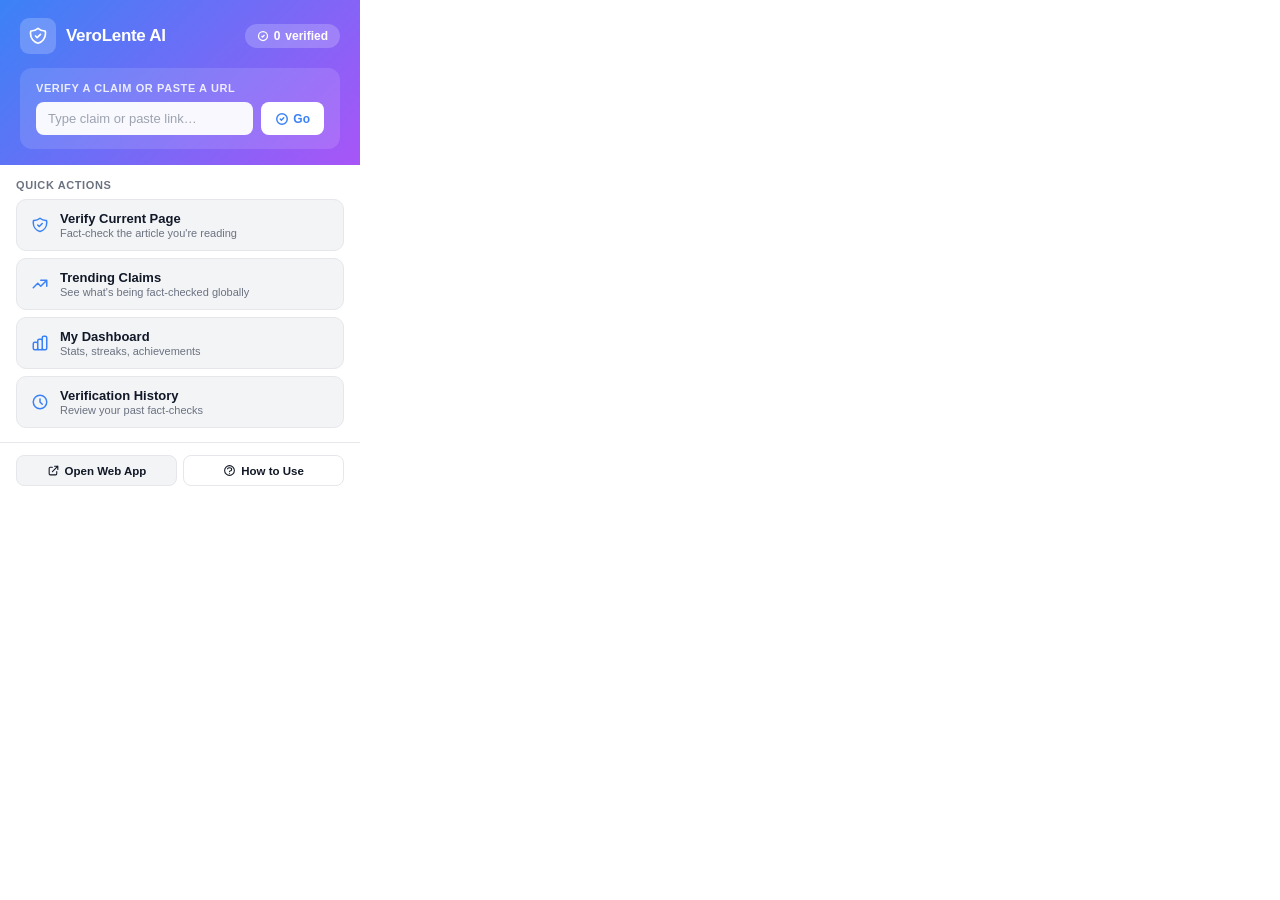
<file: browser-extension/popup.html>
<!DOCTYPE html>
<html lang="en">
<head>
  <meta charset="UTF-8">
  <meta name="viewport" content="width=device-width, initial-scale=1.0">
  <title>VeroLente AI</title>
  <style>
    *, *::before, *::after { box-sizing: border-box; margin: 0; padding: 0; }

    :root {
      --brand-blue: #3b82f6;
      --brand-purple: #a855f7;
      --brand-grad: linear-gradient(135deg, #3b82f6 0%, #a855f7 100%);
      --surface: #fff;
      --muted: #f3f4f6;
      --border: #e5e7eb;
      --text: #111827;
      --text-sub: #6b7280;
      --radius: 10px;
    }

    body {
      width: 360px;
      min-height: 400px;
      font-family: -apple-system, BlinkMacSystemFont, 'Segoe UI', Roboto, sans-serif;
      background: var(--surface);
      color: var(--text);
      font-size: 14px;
    }

    /* ── Header ── */
    .header {
      background: var(--brand-grad);
      padding: 18px 20px 16px;
      color: #fff;
    }
    .header-top {
      display: flex;
      align-items: center;
      justify-content: space-between;
      margin-bottom: 14px;
    }
    .brand {
      display: flex;
      align-items: center;
      gap: 10px;
    }
    .brand-icon {
      width: 36px;
      height: 36px;
      background: rgba(255,255,255,0.2);
      border-radius: 9px;
      display: flex;
      align-items: center;
      justify-content: center;
    }
    .brand h1 {
      font-size: 17px;
      font-weight: 800;
      letter-spacing: -0.3px;
    }
    .stat-chip {
      background: rgba(255,255,255,0.2);
      border-radius: 20px;
      padding: 5px 12px;
      font-size: 12px;
      font-weight: 700;
      display: flex;
      align-items: center;
      gap: 5px;
    }

    /* ── Quick Input ── */
    .quick-input-section {
      padding: 14px 16px;
      background: rgba(255,255,255,0.12);
      border-radius: 12px;
    }
    .quick-input-label {
      font-size: 11px;
      font-weight: 700;
      text-transform: uppercase;
      letter-spacing: 0.6px;
      opacity: 0.85;
      margin-bottom: 8px;
    }
    .quick-input-row {
      display: flex;
      gap: 8px;
    }
    .quick-input {
      flex: 1;
      padding: 9px 12px;
      background: rgba(255,255,255,0.95);
      border: none;
      border-radius: 8px;
      font-size: 13px;
      color: #111827;
      outline: none;
      font-family: inherit;
    }
    .quick-input::placeholder { color: #9ca3af; }
    .quick-verify-btn {
      padding: 9px 14px;
      background: #fff;
      color: #3b82f6;
      border: none;
      border-radius: 8px;
      font-size: 12px;
      font-weight: 700;
      cursor: pointer;
      display: flex;
      align-items: center;
      gap: 4px;
      transition: background 0.15s;
    }
    .quick-verify-btn:hover { background: #eff6ff; }
    .quick-verify-btn:disabled { opacity: 0.5; cursor: not-allowed; }

    /* ── Body ── */
    .body { padding: 14px 16px; display: flex; flex-direction: column; gap: 14px; }

    /* ── Quick Actions ── */
    .section-title {
      font-size: 11px;
      font-weight: 700;
      text-transform: uppercase;
      letter-spacing: 0.6px;
      color: var(--text-sub);
      margin-bottom: 8px;
    }

    .action-grid {
      display: flex;
      flex-direction: column;
      gap: 7px;
    }

    .action-btn {
      display: flex;
      align-items: center;
      gap: 11px;
      width: 100%;
      padding: 11px 14px;
      background: var(--muted);
      border: 1.5px solid var(--border);
      border-radius: var(--radius);
      cursor: pointer;
      font-size: 13px;
      font-weight: 600;
      color: var(--text);
      transition: background 0.15s, border-color 0.15s, transform 0.15s;
      font-family: inherit;
      text-align: left;
    }
    .action-btn:hover {
      background: #eff6ff;
      border-color: #bfdbfe;
      transform: translateX(2px);
    }
    .action-btn svg {
      width: 18px;
      height: 18px;
      color: var(--brand-blue);
      flex-shrink: 0;
    }
    .action-btn .btn-desc {
      font-size: 11px;
      color: var(--text-sub);
      font-weight: 400;
      display: block;
      margin-top: 1px;
    }

    /* ── Inline Result (in popup) ── */
    #popup-result { display: none; }
    #popup-result.visible { display: block; }

    .popup-loading {
      display: flex;
      align-items: center;
      gap: 10px;
      padding: 12px 14px;
      background: #eff6ff;
      border-radius: var(--radius);
      border: 1px solid #bfdbfe;
    }
    .spinner-sm {
      width: 18px; height: 18px;
      border: 2.5px solid #bfdbfe;
      border-top-color: #3b82f6;
      border-radius: 50%;
      animation: spin 0.7s linear infinite;
      flex-shrink: 0;
    }
    @keyframes spin { to { transform: rotate(360deg); } }
    .popup-loading span { font-size: 13px; color: #1d4ed8; font-weight: 600; }

    .popup-result-card {
      border-radius: var(--radius);
      overflow: hidden;
      border: 1.5px solid var(--border);
    }
    .popup-score-row {
      display: flex;
      align-items: center;
      justify-content: space-between;
      padding: 12px 14px;
    }
    .popup-score-val {
      font-size: 28px;
      font-weight: 900;
    }
    .popup-status-badge {
      font-size: 11px;
      font-weight: 800;
      letter-spacing: 0.5px;
      padding: 5px 12px;
      border-radius: 20px;
    }
    .popup-claim-text {
      padding: 0 14px 10px;
      font-size: 12.5px;
      color: var(--text-sub);
      line-height: 1.5;
      font-style: italic;
      border-bottom: 1px solid var(--border);
    }
    .popup-explanation {
      padding: 10px 14px;
      font-size: 12.5px;
      color: #374151;
      line-height: 1.6;
      max-height: 80px;
      overflow: hidden;
    }
    .popup-actions {
      display: flex;
      gap: 6px;
      padding: 10px 14px;
      background: var(--muted);
      border-top: 1px solid var(--border);
    }
    .popup-action-btn {
      flex: 1;
      padding: 8px;
      border-radius: 7px;
      font-size: 12px;
      font-weight: 700;
      cursor: pointer;
      border: none;
      font-family: inherit;
      transition: opacity 0.15s;
    }
    .popup-action-btn:hover { opacity: 0.85; }
    .popup-action-primary {
      background: var(--brand-grad);
      color: #fff;
    }
    .popup-action-secondary {
      background: #fff;
      color: var(--brand-blue);
      border: 1.5px solid #bfdbfe;
    }

    /* ── Recent Verifications ── */
    .recent-list {
      display: flex;
      flex-direction: column;
      gap: 6px;
    }
    .recent-item {
      display: flex;
      align-items: center;
      justify-content: space-between;
      padding: 9px 12px;
      background: var(--muted);
      border-radius: 8px;
      cursor: pointer;
      transition: background 0.15s;
      border: 1px solid transparent;
    }
    .recent-item:hover { background: #eff6ff; border-color: #bfdbfe; }
    .recent-claim {
      font-size: 12px;
      color: #374151;
      flex: 1;
      white-space: nowrap;
      overflow: hidden;
      text-overflow: ellipsis;
      padding-right: 10px;
    }
    .recent-score {
      font-size: 12px;
      font-weight: 800;
      flex-shrink: 0;
    }

    /* ── Footer ── */
    .footer {
      padding: 12px 16px;
      border-top: 1px solid var(--border);
      display: flex;
      gap: 6px;
    }
    .footer-link {
      flex: 1;
      display: flex;
      align-items: center;
      justify-content: center;
      gap: 5px;
      padding: 8px;
      background: var(--muted);
      border-radius: 8px;
      color: var(--text);
      text-decoration: none;
      font-size: 11.5px;
      font-weight: 600;
      cursor: pointer;
      border: 1px solid var(--border);
      transition: background 0.15s;
    }
    .footer-link:hover { background: #eff6ff; border-color: #bfdbfe; }
  </style>
</head>
<body>

  <!-- ── Header ── -->
  <div class="header">
    <div class="header-top">
      <div class="brand">
        <div class="brand-icon">
          <svg width="20" height="20" viewBox="0 0 24 24" fill="none">
            <path d="M9 12l2 2 4-4m5.618-4.016A11.955 11.955 0 0112 2.944a11.955 11.955 0 01-8.618 3.04A12.02 12.02 0 003 9c0 5.591 3.824 10.29 9 11.622 5.176-1.332 9-6.03 9-11.622 0-1.042-.133-2.052-.382-3.016z" stroke="white" stroke-width="2" stroke-linecap="round" stroke-linejoin="round"/>
          </svg>
        </div>
        <h1>VeroLente AI</h1>
      </div>
      <div class="stat-chip">
        <svg width="12" height="12" viewBox="0 0 24 24" fill="none"><path d="M9 12l2 2 4-4m6 2a9 9 0 11-18 0 9 9 0 0118 0z" stroke="currentColor" stroke-width="2.5"/></svg>
        <span id="total-count">0</span> verified
      </div>
    </div>

    <!-- Quick Verify Input -->
    <div class="quick-input-section">
      <div class="quick-input-label">Verify a claim or paste a URL</div>
      <div class="quick-input-row">
        <input type="text" class="quick-input" id="claim-input" placeholder="Type claim or paste link…" autocomplete="off"/>
        <button class="quick-verify-btn" id="quick-verify-btn">
          <svg width="14" height="14" viewBox="0 0 24 24" fill="none"><path d="M9 12l2 2 4-4m6 2a9 9 0 11-18 0 9 9 0 0118 0z" stroke="currentColor" stroke-width="2.5" stroke-linecap="round"/></svg>
          Go
        </button>
      </div>
    </div>
  </div>

  <!-- ── Body ── -->
  <div class="body">

    <!-- Inline Result Area -->
    <div id="popup-result"></div>

    <!-- Quick Actions -->
    <div>
      <div class="section-title">Quick Actions</div>
      <div class="action-grid">
        <button class="action-btn" id="verify-current">
          <svg viewBox="0 0 24 24" fill="none" stroke="currentColor"><path d="M9 12l2 2 4-4m5.618-4.016A11.955 11.955 0 0112 2.944a11.955 11.955 0 01-8.618 3.04A12.02 12.02 0 003 9c0 5.591 3.824 10.29 9 11.622 5.176-1.332 9-6.03 9-11.622 0-1.042-.133-2.052-.382-3.016z" stroke-width="2" stroke-linecap="round" stroke-linejoin="round"/></svg>
          <div>
            Verify Current Page
            <span class="btn-desc">Fact-check the article you're reading</span>
          </div>
        </button>
        <button class="action-btn" id="open-trending">
          <svg viewBox="0 0 24 24" fill="none" stroke="currentColor"><path d="M13 7h8m0 0v8m0-8l-8 8-4-4-6 6" stroke-width="2" stroke-linecap="round" stroke-linejoin="round"/></svg>
          <div>
            Trending Claims
            <span class="btn-desc">See what's being fact-checked globally</span>
          </div>
        </button>
        <button class="action-btn" id="open-dashboard">
          <svg viewBox="0 0 24 24" fill="none" stroke="currentColor"><path d="M9 19v-6a2 2 0 00-2-2H5a2 2 0 00-2 2v6a2 2 0 002 2h2a2 2 0 002-2zm0 0V9a2 2 0 012-2h2a2 2 0 012 2v10m-6 0a2 2 0 002 2h2a2 2 0 002-2m0 0V5a2 2 0 012-2h2a2 2 0 012 2v14a2 2 0 01-2 2h-2a2 2 0 01-2-2z" stroke-width="2" stroke-linecap="round" stroke-linejoin="round"/></svg>
          <div>
            My Dashboard
            <span class="btn-desc">Stats, streaks, achievements</span>
          </div>
        </button>
        <button class="action-btn" id="view-history">
          <svg viewBox="0 0 24 24" fill="none" stroke="currentColor"><path d="M12 8v4l3 3m6-3a9 9 0 11-18 0 9 9 0 0118 0z" stroke-width="2" stroke-linecap="round" stroke-linejoin="round"/></svg>
          <div>
            Verification History
            <span class="btn-desc">Review your past fact-checks</span>
          </div>
        </button>
      </div>
    </div>

    <!-- Recent Verifications -->
    <div id="recent-section" style="display:none">
      <div class="section-title">Recent Verifications</div>
      <div class="recent-list" id="recent-list"></div>
    </div>

  </div>

  <!-- ── Footer ── -->
  <div class="footer">
    <a class="footer-link" id="open-web">
      <svg width="13" height="13" viewBox="0 0 24 24" fill="none"><path d="M10 6H6a2 2 0 00-2 2v10a2 2 0 002 2h10a2 2 0 002-2v-4M14 4h6m0 0v6m0-6L10 14" stroke="currentColor" stroke-width="2" stroke-linecap="round"/></svg>
      Open Web App
    </a>
    <button class="footer-link" id="btn-help" style="background:none;cursor:pointer;">
      <svg width="13" height="13" viewBox="0 0 24 24" fill="none"><path d="M8.228 9c.549-1.165 2.03-2 3.772-2 2.21 0 4 1.343 4 3 0 1.4-1.278 2.575-3.006 2.907-.542.104-.994.54-.994 1.093m0 3h.01M21 12a9 9 0 11-18 0 9 9 0 0118 0z" stroke="currentColor" stroke-width="2" stroke-linecap="round"/></svg>
      How to Use
    </button>
  </div>

  <script src="popup.js"></script>
</body>
</html>
</file>
